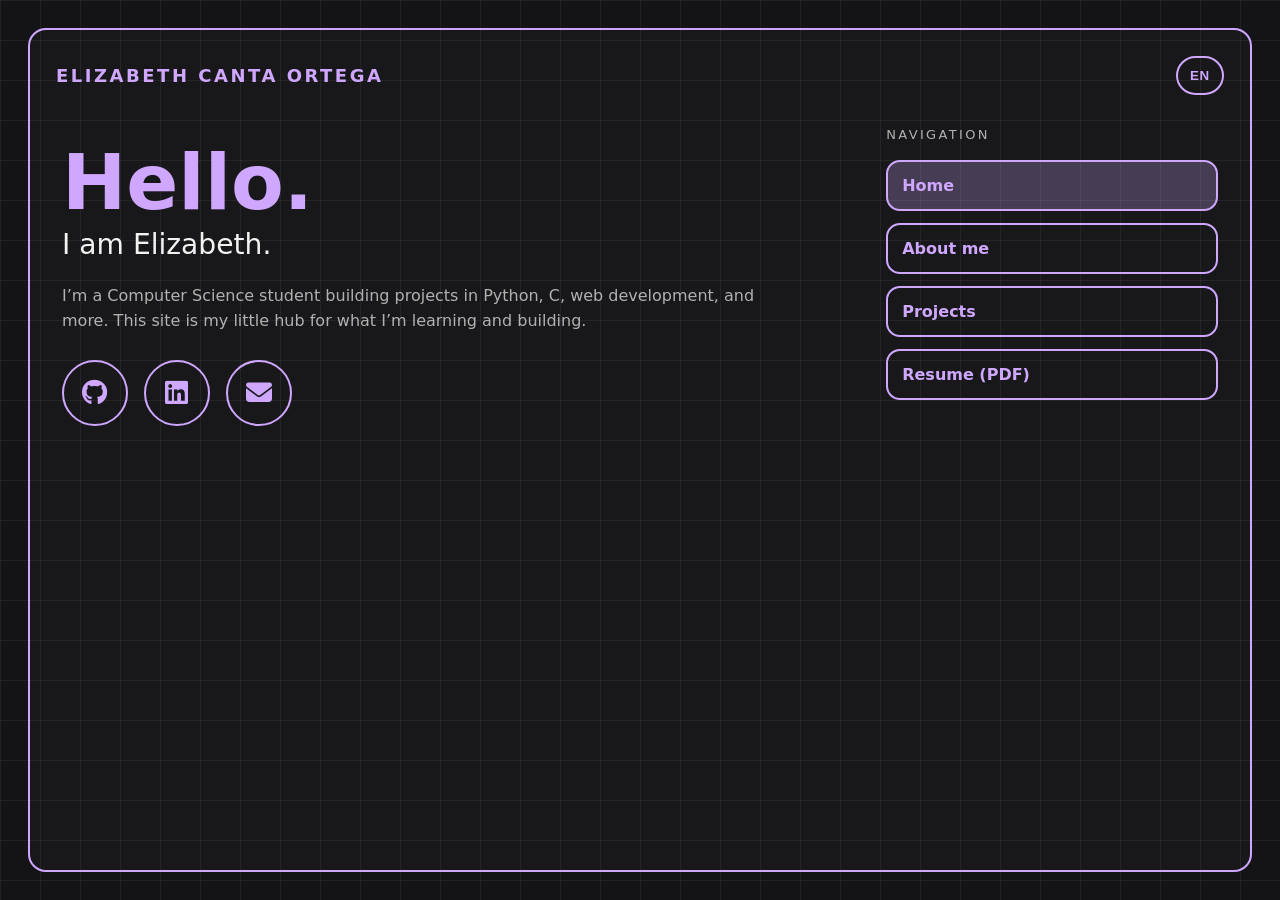
<file: index.html>
<!doctype html>
<html lang="en">
<head>
  <meta charset="utf-8" />
  <meta name="viewport" content="width=device-width, initial-scale=1" />
  <title>Elizabeth Canta — Portfolio</title>
  <link rel="stylesheet" href="css/styles.css" />
  <link rel="stylesheet" href="https://cdnjs.cloudflare.com/ajax/libs/font-awesome/6.5.0/css/all.min.css">
  <script defer src="js/app.js"></script>
</head>
<body>
<div class="shell">
  <div class="frame">
    <header class="topbar">
      <div class="brand">ELIZABETH CANTA ORTEGA</div>

      <div class="controls">
        <button id="langToggle" class="lang-btn" aria-label="Toggle language">
          <span id="langBtn">EN</span>
        </button>
      </div>
    </header>

    <main class="main">
      <section class="hero">
        <h1 class="hi" data-i18n="home_title">Hello.</h1>
        <h2 class="subhi" data-i18n="home_intro">I am Elizabeth.</h2>

        <p class="subtitle" data-i18n="home_blurb">
          I’m a Computer Science student building projects in...
        </p>

        <div class="socials" aria-label="Social links">
          <a class="social-circle" href="https://github.com/elizabethcanta" target="_blank" rel="noreferrer">
            <i class="fa-brands fa-github"></i>
          </a>

          <a class="social-circle" href="https://www.linkedin.com/in/elizabeth-canta-ortega" target="_blank" rel="noreferrer">
            <i class="fa-brands fa-linkedin"></i>
          </a>

          <a class="social-circle" href="mailto:ecanta290@gmail.com">
            <i class="fa-solid fa-envelope"></i>
          </a>
        </div>

        <p id="emailCopyStatus" class="copy-status" role="status" aria-live="polite"></p>

      </section>

      <aside class="navpanel">
        <div class="nav-title" data-i18n="nav_label">Navigation</div>

        <a class="navlink" href="index.html" data-i18n="nav_home">Home</a>
        <a class="navlink" href="about.html" data-i18n="nav_about">About me</a>
        <a class="navlink" href="projects.html" data-i18n="nav_projects">Projects</a>
        <a class="resume-btn" href="resume/english_resume.pdf" download data-i18n="nav_resume">
          Resume (PDF)
        </a>

      </aside>
    </main>
  </div>
</div>
</body>
</html>
</file>
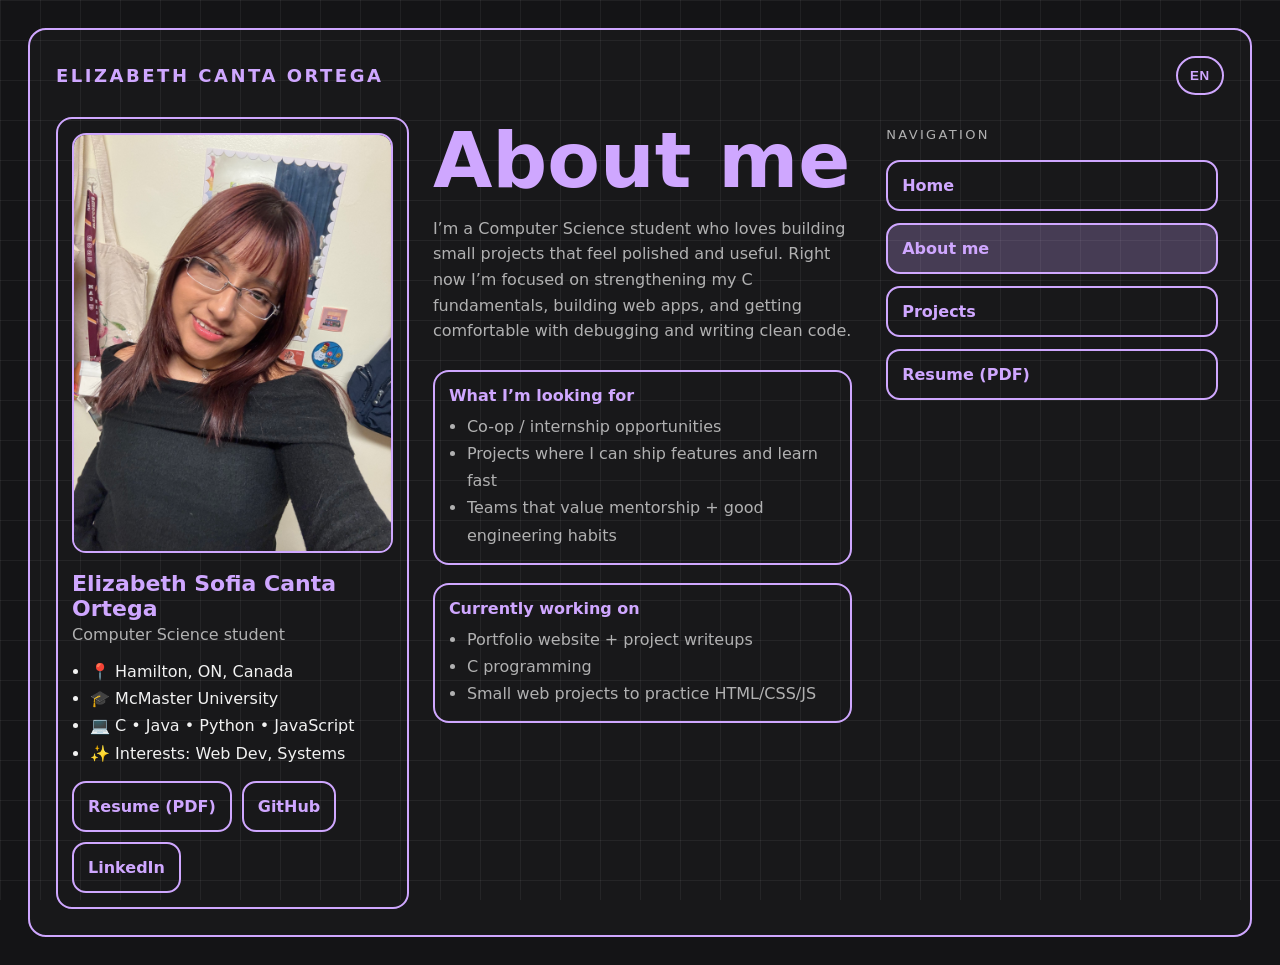
<file: about.html>
<!doctype html>
<html lang="en">
<head>
  <meta charset="utf-8" />
  <meta name="viewport" content="width=device-width, initial-scale=1" />
  <title>About — Elizabeth Canta</title>
  <link rel="stylesheet" href="css/styles.css" />
  <script defer src="js/app.js"></script>
</head>
<body>
<div class="shell">
  <div class="frame">
    <header class="topbar">
      <div class="brand">ELIZABETH CANTA ORTEGA</div>
      <div class="controls">
        <button id="langToggle" class="lang-btn" aria-label="Toggle language">
          <span id="langBtn">EN</span>
        </button>
      </div>
    </header>

    <main class="main">
      <section class="about">
        <div class="about-card">
          <div class="about-left">
            <img class="about-photo" src="images/portfolio_img.jpg" alt="Photo of Elizabeth Canta" />

            <div class="about-facts">
              <div class="about-name">Elizabeth Sofia Canta Ortega</div>
              <div class="about-role" data-i18n="about_role">Computer Science student</div>

              <ul class="fact-list">
                <li data-i18n="fact_location">📍 Hamilton, ON, Canada</li>
                <li data-i18n="fact_school">🎓 McMaster University</li>
                <li data-i18n="fact_skills">💻 C • Java • Python • JavaScript</li>
                <li data-i18n="fact_interests">✨ Interests: Web Dev, Systems</li>
              </ul>

              <div class="about-actions">
                <a class="navlink" style="width:auto;" href="resume/english_resume.pdf" download data-i18n="nav_resume">Resume</a>
                <a class="navlink" style="width:auto;" href="https://github.com/elizabethcanta" target="_blank" rel="noreferrer" data-i18n="link_github">GitHub</a>
                <a class="navlink" style="width:auto;" href="https://www.linkedin.com/in/elizabeth-canta-ortega" target="_blank" rel="noreferrer" data-i18n="link_linkedin">LinkedIn</a>
              </div>
            </div>
          </div>

          <div class="about-right">
            <h1 class="hi" style="margin-top:0;" data-i18n="about_title">About me</h1>

            <p class="subtitle" data-i18n="about_body">
              I’m a Computer Science student who loves building small projects that feel polished and useful.
              Right now I’m focused on strengthening my C fundamentals, building web apps, and getting comfortable
              with debugging and writing clean code.
            </p>

            <div class="about-section">
              <div class="about-section-title" data-i18n="about_looking_title">What I’m looking for</div>
              <ul class="about-bullets">
                <li data-i18n="about_looking_li1">Co-op / internship opportunities</li>
                <li data-i18n="about_looking_li2">Projects where I can ship features and learn fast</li>
                <li data-i18n="about_looking_li3">Teams that value mentorship + good engineering habits</li>
              </ul>
            </div>

            <div class="about-section">
              <div class="about-section-title" data-i18n="about_current_title">Currently working on</div>
              <ul class="about-bullets">
                <li data-i18n="about_current_li1">Portfolio website + project writeups</li>
                <li data-i18n="about_current_li2">C programming</li>
                <li data-i18n="about_current_li3">Small web projects to practice HTML/CSS/JS</li>
              </ul>
            </div>
          </div>
        </div>
      </section>

      <aside class="navpanel">
        <div class="nav-title" data-i18n="nav_label">Navigation</div>

        <a class="navlink" href="index.html" data-i18n="nav_home">Home</a>
        <a class="navlink" href="about.html" data-i18n="nav_about">About me</a>
        <a class="navlink" href="projects.html" data-i18n="nav_projects">Projects</a>
        <a class="resume-btn" href="resume/english_resume.pdf" download data-i18n="nav_resume">
          Resume (PDF)
        </a>
      </aside>
    </main>
  </div>
</div>
</body>
</html>
</file>
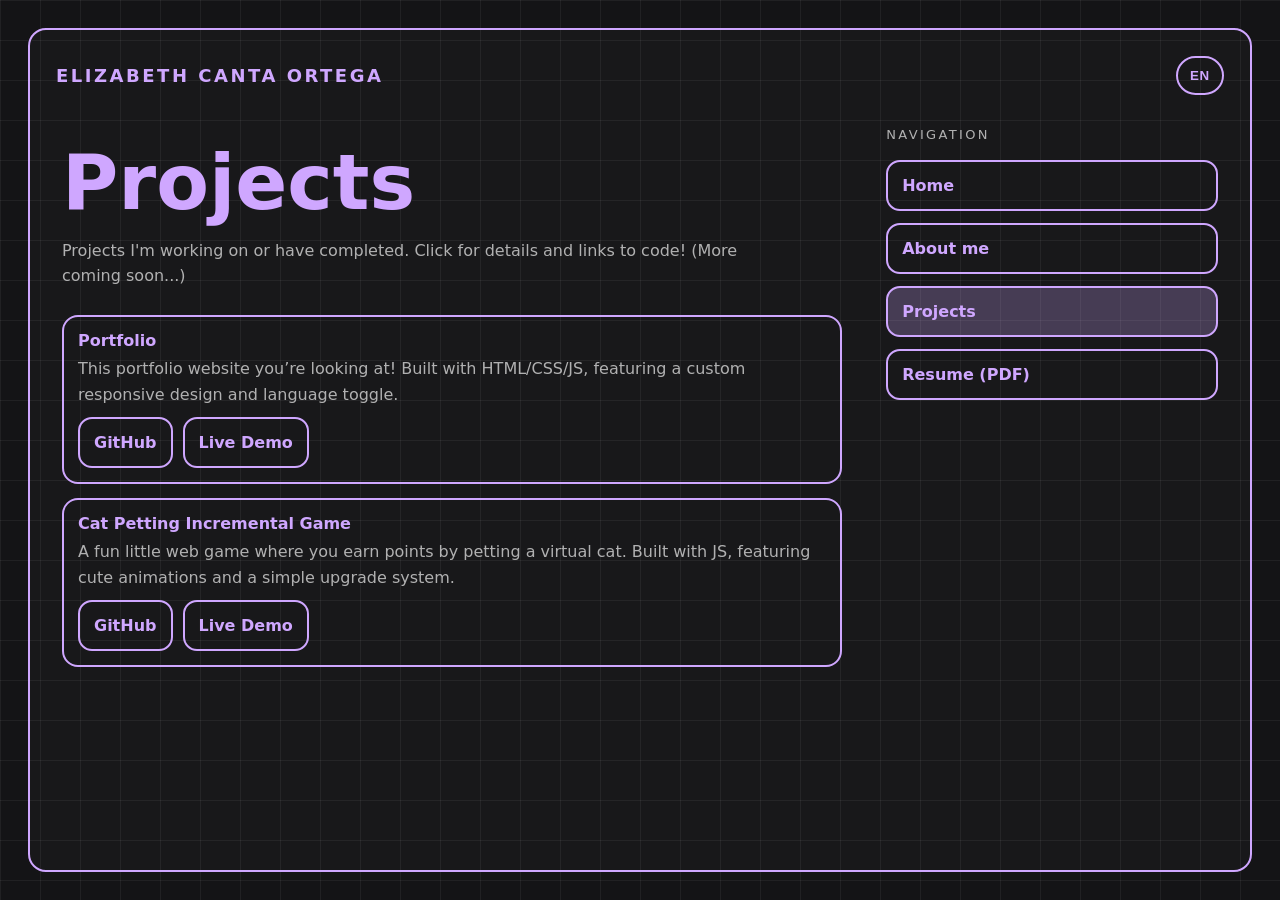
<file: projects.html>
<!doctype html>
<html lang="en">
<head>
  <meta charset="utf-8" />
  <meta name="viewport" content="width=device-width, initial-scale=1" />
  <title>Projects — Elizabeth Canta</title>
  <link rel="stylesheet" href="css/styles.css" />
  <script defer src="js/app.js"></script>
</head>
<body>
<div class="shell">
  <div class="frame">
    <header class="topbar">
      <div class="brand">ELIZABETH CANTA ORTEGA</div>
      <div class="controls">
        <button id="langToggle" class="lang-btn" aria-label="Toggle language">
          <span id="langBtn">EN</span>
        </button>
      </div>
    </header>

    <main class="main">
      <section class="hero">
        <h1 class="hi" data-i18n="projects_title">Projects</h1>
        <p class="subtitle" data-i18n="projects_body">
          Projects I'm working on or have completed. Click for details and links to code! (More coming soon...)
        </p>

        <div style="display:grid; gap:14px; margin-top:18px; max-width: 780px;">
          <div style="border: var(--border); border-radius: 16px; padding: 14px; background: transparent;">
            <div style="color: var(--accent); font-weight: 800;" data-i18n="project_portfolio_title">Portfolio</div>
            <div style="color: var(--muted); margin-top:6px; line-height:1.6;" data-i18n="project_portfolio_desc">
              This portfolio website you’re looking at! Built with HTML/CSS/JS, featuring a custom responsive design and language toggle.
            </div>
            <div style="margin-top:10px; display:flex; gap:10px; flex-wrap:wrap;">
              <a class="navlink" style="width:auto;" href="https://github.com/elizabethcanta/elizabethcanta.github.io" target="_blank" rel="noreferrer" data-i18n="link_github">GitHub</a>
              <a class="navlink" style="width:auto;" href="https://elizabethcanta.github.io" target="_blank" rel="noreferrer" data-i18n="link_live_demo">Live Demo</a>
            </div>
          </div>

          <div style="border: var(--border); border-radius: 16px; padding: 14px;">
            <div style="color: var(--accent); font-weight: 800;" data-i18n="project_cat_title">Cat Petting Incremental Game</div>
            <div style="color: var(--muted); margin-top:6px; line-height:1.6;" data-i18n="project_cat_desc">
              A fun little web game where you earn points by petting a virtual cat. Built with JS, featuring cute animations and a simple upgrade system.
            </div>
            <div style="margin-top:10px; display:flex; gap:10px; flex-wrap:wrap;">
              <a class="navlink" style="width:auto;" href="https://github.com/elizabethcanta/PurrFactory" target="_blank" rel="noreferrer" data-i18n="link_github">GitHub</a>
              <a class="navlink" style="width:auto;" href="https://elizabethcanta.github.io/PurrFactory" target="_blank" rel="noreferrer" data-i18n="link_live_demo">Live Demo</a>
            </div>
          </div>
        </div>
      </section>

      <aside class="navpanel">
        <div class="nav-title" data-i18n="nav_label">Navigation</div>

        <a class="navlink" href="index.html" data-i18n="nav_home">Home</a>
        <a class="navlink" href="about.html" data-i18n="nav_about">About me</a>
        <a class="navlink" href="projects.html" data-i18n="nav_projects">Projects</a>
        <a class="resume-btn" href="resume/english_resume.pdf" download data-i18n="nav_resume">
          Resume (PDF)
        </a>
      </aside>
    </main>
  </div>
</div>
</body>
</html>
</file>
<file: css/styles.css>
:root {
  --bg: #141416;
  --grid: rgba(255,255,255,0.06);
  --panel: rgba(255,255,255,0.02);
  --text: #f2f2f2;
  --muted: rgba(242,242,242,0.7);
  --accent: #cfa7ff;
  --accent-2: rgba(207,167,255,0.25);

  --radius: 18px;
  --border: 2px solid var(--accent);
}

* { box-sizing: border-box; }
html, body { height: 100%; }
body {
  margin: 0;
  font-family: ui-sans-serif, system-ui, -apple-system, Segoe UI, Roboto, Arial;
  color: var(--text);
  background: var(--bg);
}

/* grid background */
body::before {
  content: "";
  position: fixed;
  inset: 0;
  background-image:
    linear-gradient(to right, var(--grid) 1px, transparent 1px),
    linear-gradient(to bottom, var(--grid) 1px, transparent 1px);
  background-size: 40px 40px;
  pointer-events: none;
  z-index: -1;
}

/* container border*/
.shell {
  min-height: 100%;
  padding: 28px;
}

.frame {
  border: var(--border);
  border-radius: var(--radius);
  padding: 26px;
  min-height: calc(100vh - 56px);
  background: var(--panel);
  display: grid;
  grid-template-rows: auto 1fr;
  gap: 22px;
}

/* top bar */
.topbar {
  display: flex;
  align-items: center;
  justify-content: space-between;
  gap: 16px;
}

.brand {
  font-weight: 700;
  letter-spacing: 0.14em;
  text-transform: uppercase;
  color: var(--accent);
  font-size: 18px;
}

.controls {
  display: flex;
  align-items: center;
  gap: 10px;
}

.lang-btn {
  border: var(--border);
  background: transparent;
  color: var(--accent);
  padding: 10px 12px;
  border-radius: 999px;
  cursor: pointer;
  font-weight: 700;
  letter-spacing: 0.06em;
}
.lang-btn:hover { background: var(--accent-2); }

.icon-btn {
  border: var(--border);
  background: transparent;
  color: var(--accent);
  width: 42px;
  height: 42px;
  border-radius: 999px;
  cursor: pointer;
  display: grid;
  place-items: center;
}
.icon-btn:hover { background: var(--accent-2); }

/* main layout: left content + right nav */
.main {
  display: grid;
  grid-template-columns: 1.4fr 0.6fr;
  gap: 22px;
  align-items: start;
}

@media (max-width: 900px) {
  .main { grid-template-columns: 1fr; }
}

/* left content */
.hero {
  padding: 10px 6px;
}

.hi {
  font-size: clamp(44px, 6vw, 84px);
  margin: 18px 0 6px;
  line-height: 1.0;
  color: var(--accent);
  font-weight: 800;
}

.subhi {
  font-size: clamp(20px, 2.2vw, 34px);
  margin: 0 0 22px;
  color: var(--text);
  font-weight: 500;
}

.subtitle {
  max-width: 70ch;
  color: var(--muted);
  line-height: 1.6;
  margin-bottom: 26px;
}

/* socials circles */
.socials {
  display: flex;
  gap: 16px;
  margin-top: 18px;
}

.social-circle {
  width: 66px;
  height: 66px;
  border-radius: 999px;
  border: var(--border);
  display: grid;
  place-items: center;
  text-decoration: none;
  color: var(--accent);
  font-weight: 800;
  letter-spacing: 0.05em;
  transition: transform 0.15s ease, background 0.15s ease;
}
.social-circle:hover {
  transform: translateY(-2px);
  background: var(--accent-2);
}

/* right nav */
.navpanel {
  display: grid;
  gap: 12px;
  padding: 10px 6px;
  justify-items: start;
}

.nav-title {
  color: var(--muted);
  font-size: 13px;
  letter-spacing: 0.18em;
  text-transform: uppercase;
  margin-bottom: 6px;
}

.navlink, .resume-btn {
  display: inline-flex;
  align-items: center;
  gap: 10px;
  padding: 14px 14px;
  border-radius: 14px;
  border: var(--border);
  color: var(--accent);
  text-decoration: none;
  font-weight: 700;
  width: 100%;
  background: transparent;
  cursor: pointer;
}

.navlink:hover, .resume-btn:hover { background: var(--accent-2); }

.navlink[aria-current="page"] {
  background: var(--accent-2);
}

.small-note {
  color: var(--muted);
  font-size: 14px;
  line-height: 1.5;
  margin-top: 8px;
}

/* about page */

.about-card {
  display: grid;
  grid-template-columns: 0.9fr 1.1fr;
  gap: 18px;
  align-items: start;
}

.about-left {
  border: var(--border);
  border-radius: 16px;
  padding: 14px;
}

.about-photo {
  width: 100%;
  max-height: 420px;
  object-fit: cover;
  border-radius: 14px;
  border: 2px solid var(--accent);
  background: rgba(255,255,255,0.03);
}

.about-facts {
  margin-top: 14px;
}

.about-name {
  font-size: 22px;
  font-weight: 800;
  color: var(--accent);
}

.about-role {
  color: var(--muted);
  margin-top: 4px;
}

.fact-list {
  margin: 14px 0 0;
  padding-left: 18px;
  color: var(--text);
  line-height: 1.7;
}

.about-actions {
  margin-top: 14px;
  display: flex;
  gap: 10px;
  flex-wrap: wrap;
}

.about-right {
  padding: 6px;
}

.about-section {
  margin-top: 18px;
  border: var(--border);
  border-radius: 16px;
  padding: 14px;
}

.about-section-title {
  color: var(--accent);
  font-weight: 800;
  margin-bottom: 8px;
}

.about-bullets {
  margin: 0;
  padding-left: 18px;
  color: var(--muted);
  line-height: 1.7;
}

/* Mobile behavior */
@media (max-width: 900px) {
  .about-card {
    grid-template-columns: 1fr;
  }
  .about-photo {
    max-height: 320px;
  }
}



.social-circle i {
  font-size: 26px;
}

.social-circle:hover {
  transform: translateY(-3px);
  background: rgba(207,167,255,0.15);
}
</file>
